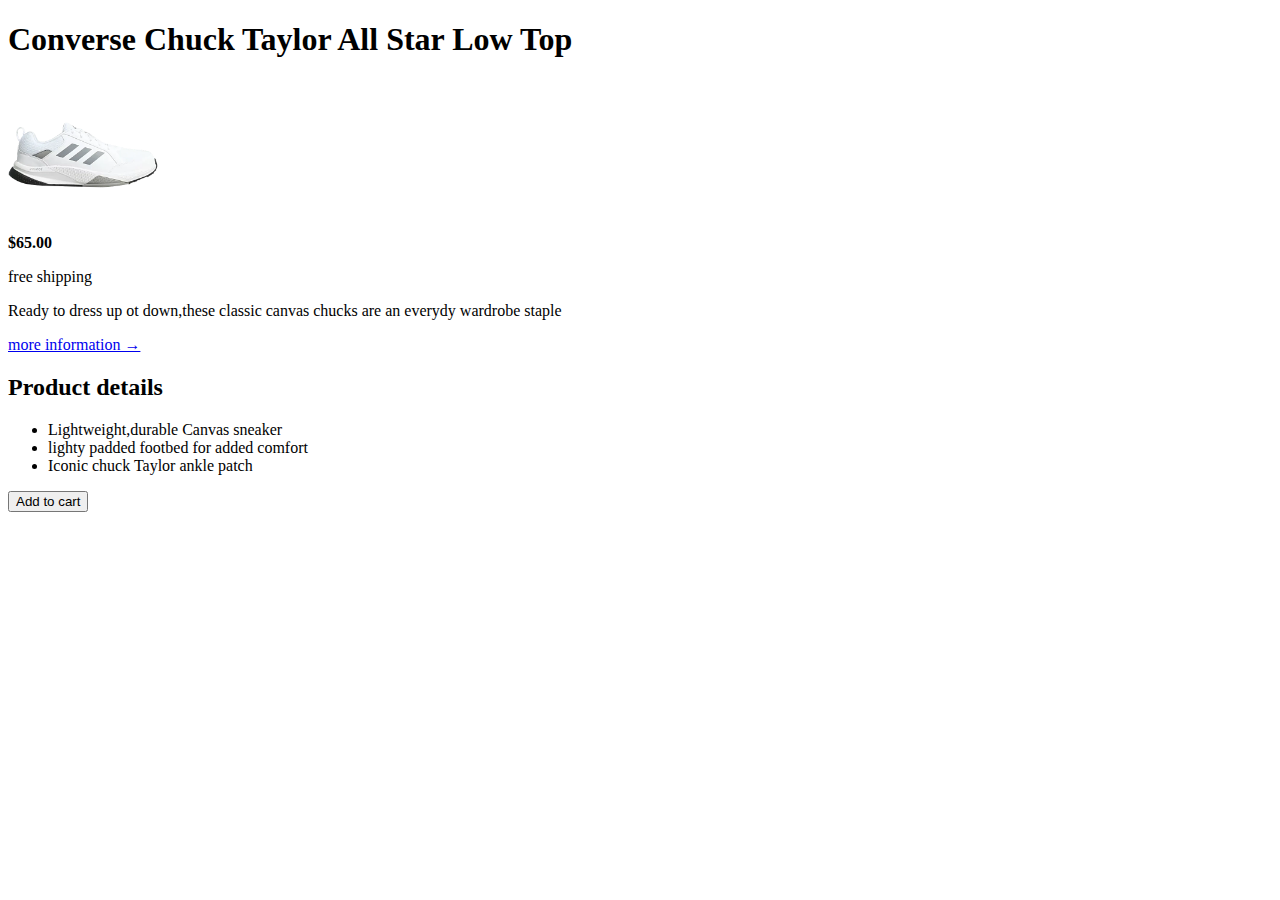
<file: day 1/index.html>
<!DOCTYPE html>
<html lang="en">
  <head>
    <meta charset="UTF-8" />
    <meta name="viewport" content="width=device-width, initial-scale=1.0" />
    <title>chanllenge2</title>
  </head>
  <body>
    <h1>Converse Chuck Taylor All Star Low Top</h1>
    <img src="shoe.webp" alt="shoes" width="150px" height="150px" /><br />
    <strong>$65.00</strong>
    <p>free shipping</p>
    <p>
      Ready to dress up ot down,these classic canvas chucks are an everydy
      wardrobe staple
    </p>
    <a
      href="https://www.google.com/url?sa=i&url=https%3A%2F%2Fwww.bigbasket.com%2Fpd%2F40334905%2Fadidas-torline-10-uk-8%2F&psig=AOvVaw17r714Ts0SnjYAm7LwODgT&ust=1754548383964000&source=images&cd=vfe&opi=89978449&ved=0CBUQjRxqFwoTCNj9wYjJ9Y4DFQAAAAAdAAAAABAE"
      >more information &rarr;</a
    >
    <h2>Product details</h2>
    <ul>
      <li>Lightweight,durable Canvas sneaker</li>
      <li>lighty padded footbed for added comfort</li>
      <li>Iconic chuck Taylor ankle patch</li>
    </ul>
    <button>Add to cart</button>
  </body>
</html>
</file>
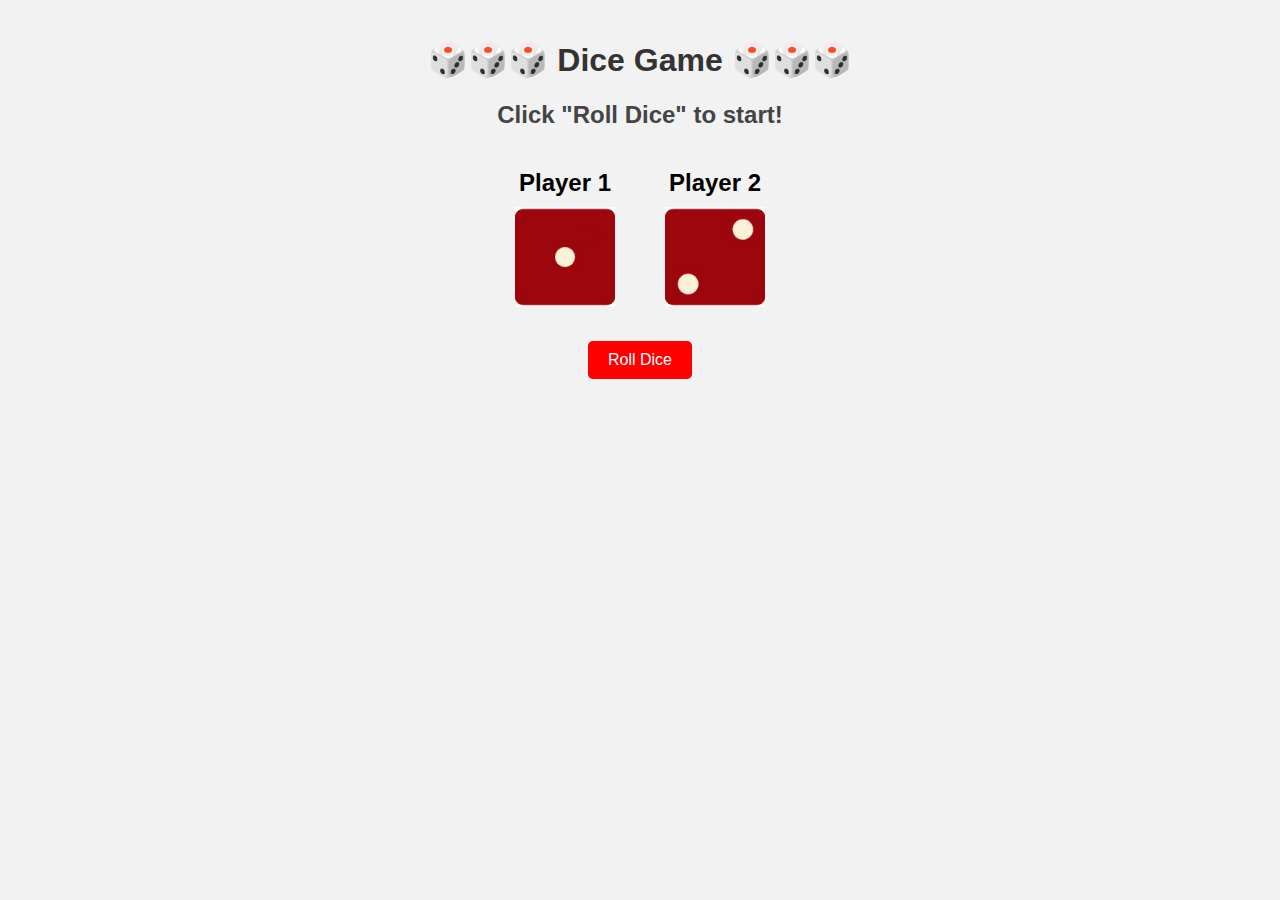
<file: day9/index.html>
<!DOCTYPE html>
<html lang="en">
  <head>
    <meta charset="UTF-8" />
    <meta name="viewport" content="width=device-width, initial-scale=1.0" />
    <title>Dice Game</title>
    <link rel="stylesheet" href="style.css" />
  </head>
  <body>
    <h1>🎲🎲🎲 Dice Game 🎲🎲🎲</h1>
    <h2 id="result">Click "Roll Dice" to start!</h2>

    <div class="dice-container">
      <div class="player">
        <h2>Player 1</h2>
        <img id="dice1" src="/day9/dice1.jpg" alt="Dice 1" />
      </div>
      <div class="player">
        <h2>Player 2</h2>
        <img id="dice2" src="/day9/dice2.jpg" alt="Dice 2" />
      </div>
    </div>

    <div class="button-container">
      <button onclick="rollDice()">Roll Dice</button>
    </div>

    <script src="script.js"></script>
  </body>
</html>
</file>
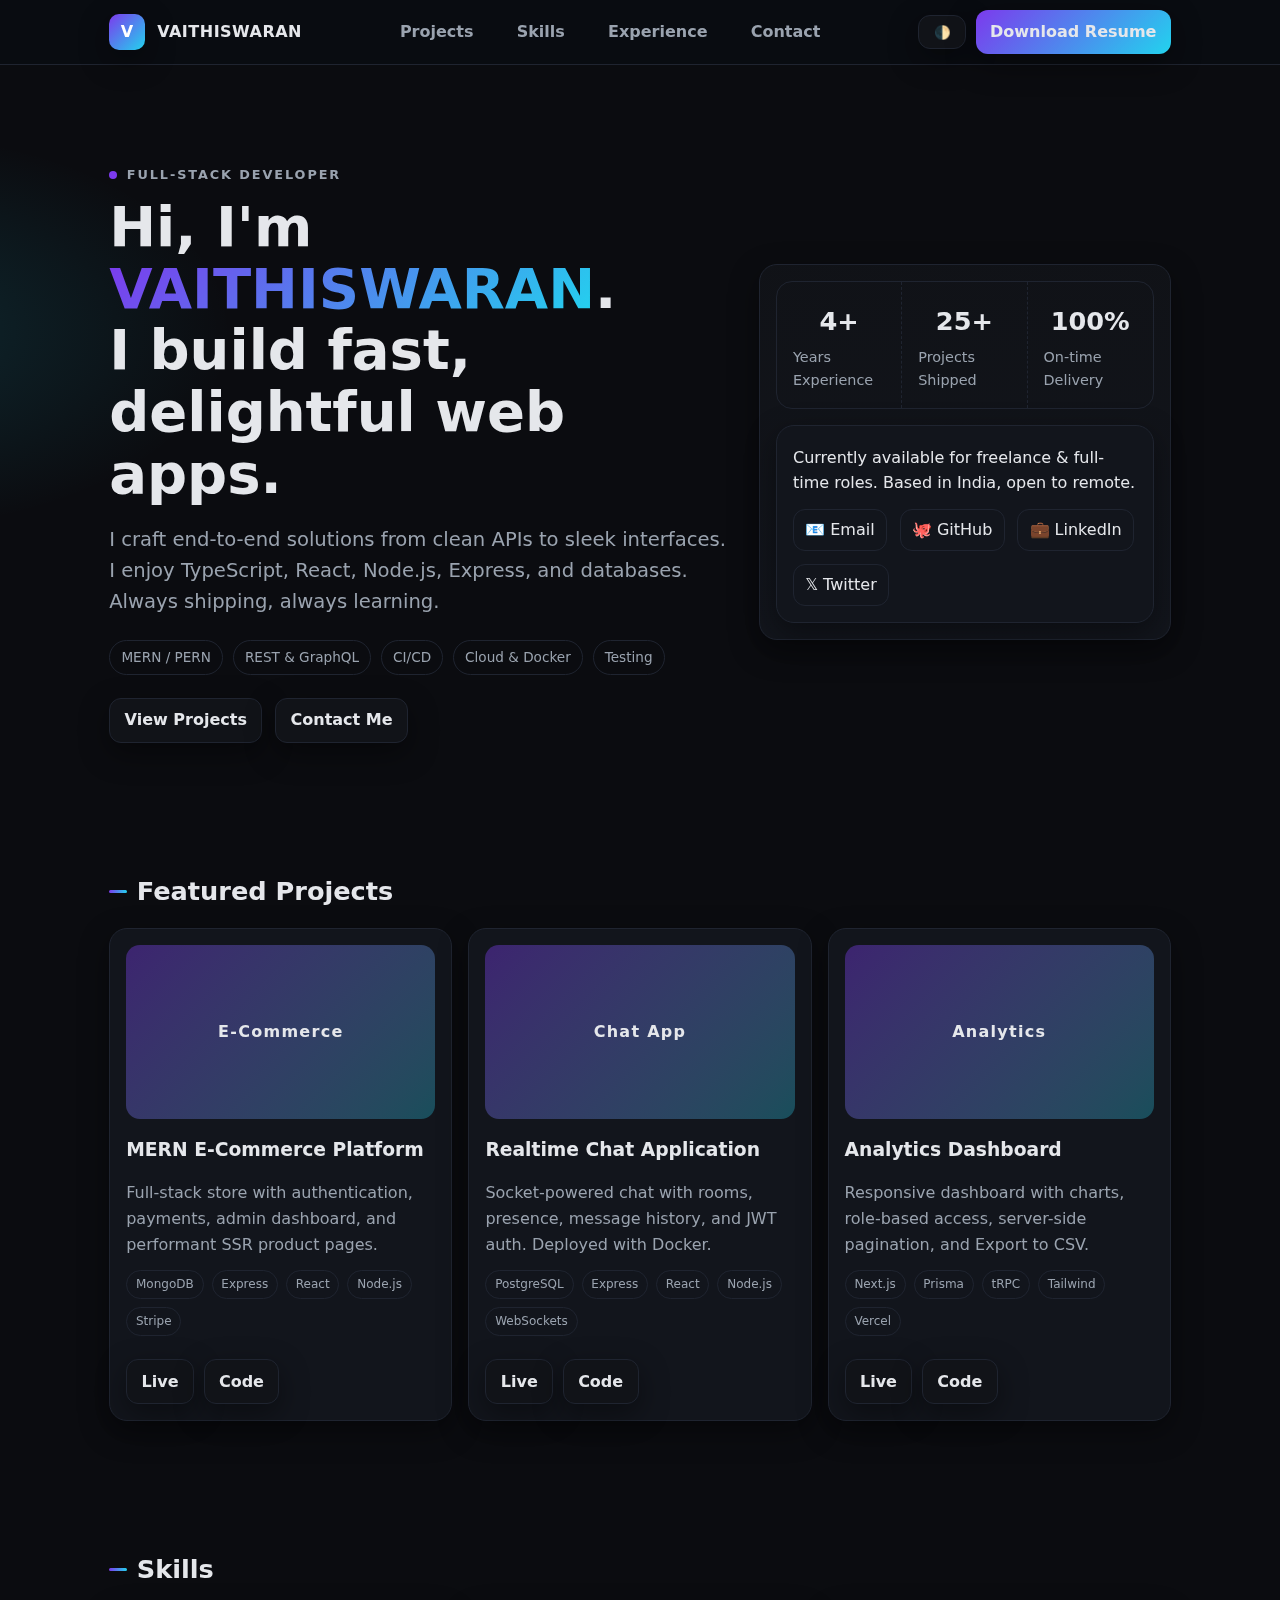
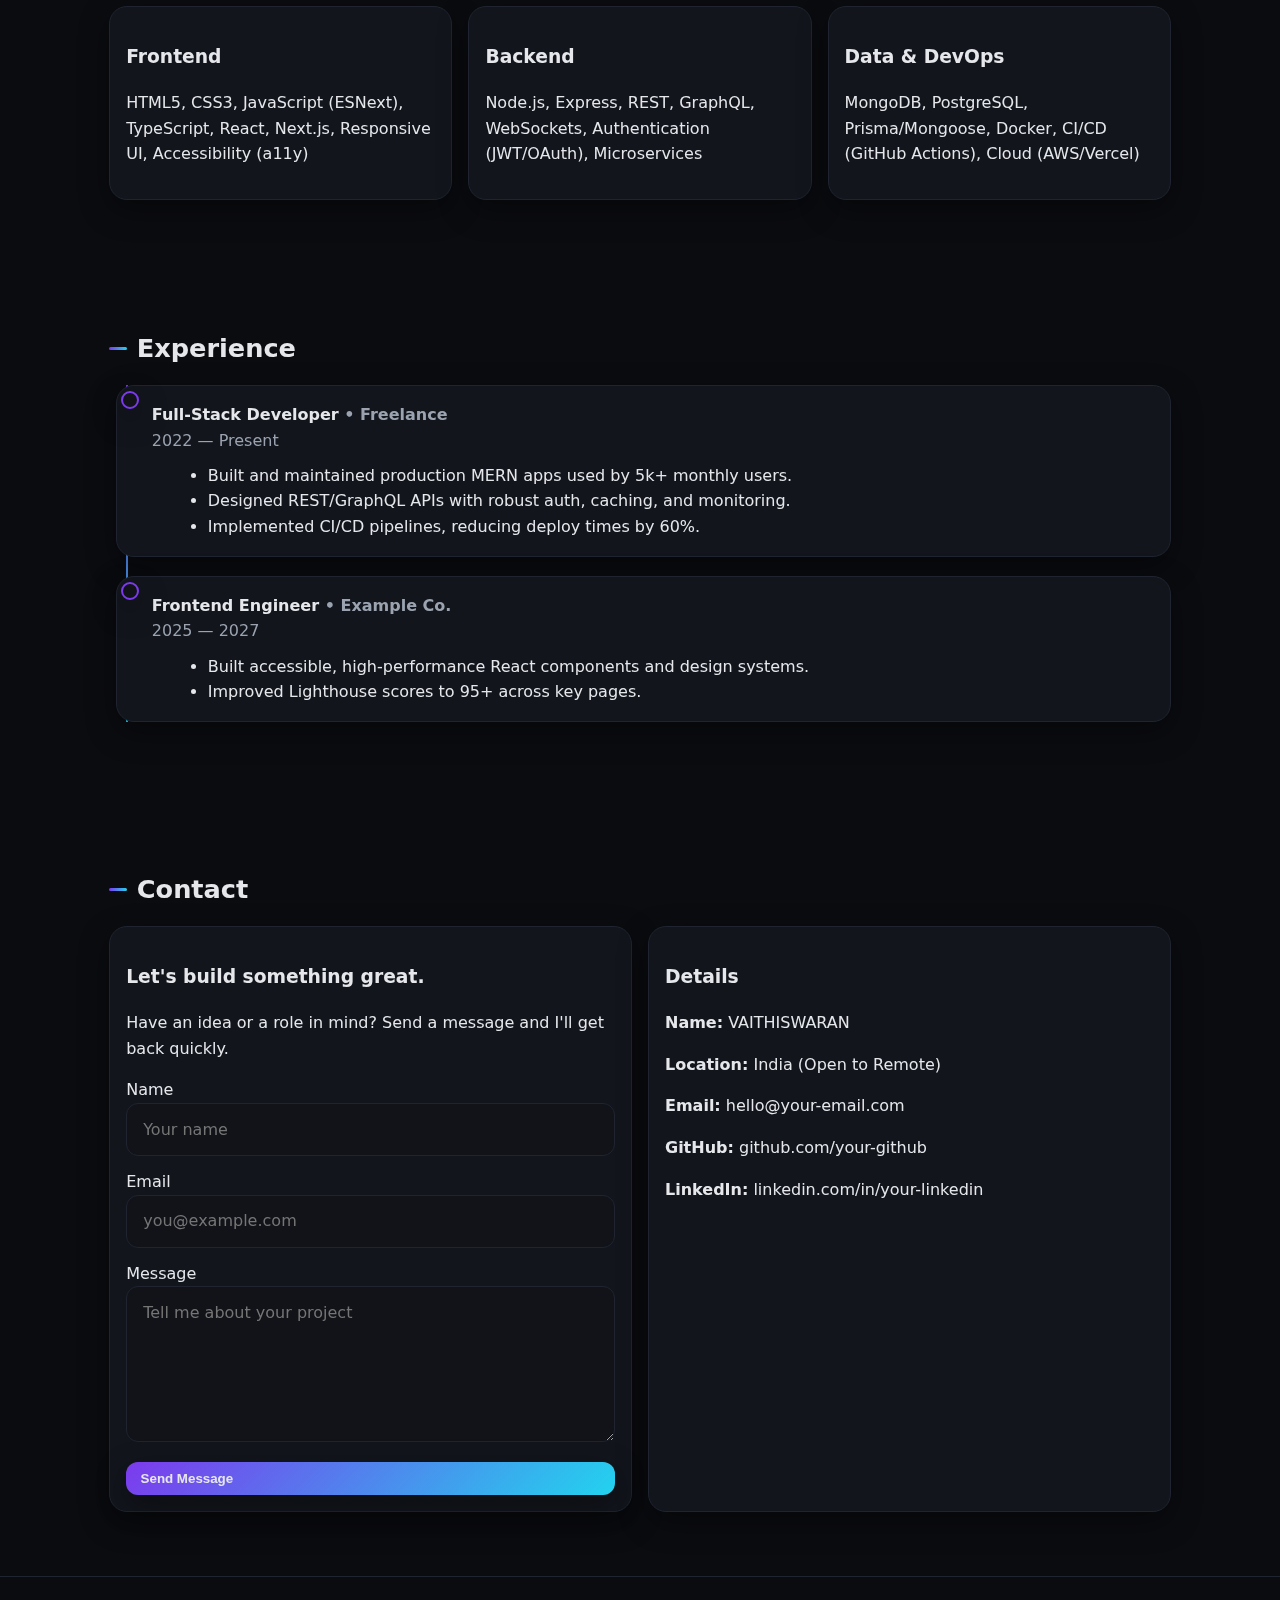
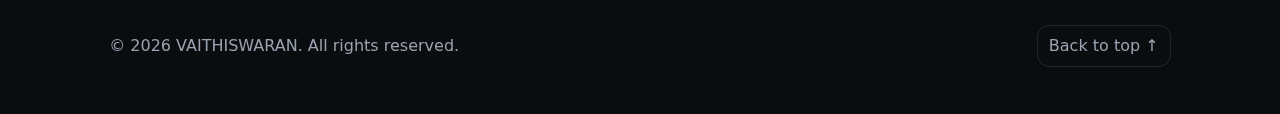
<file: portfolio/index.html>
<!DOCTYPE html>
<html lang="en">
  <head>
    <meta charset="UTF-8" />
    <meta name="viewport" content="width=device-width, initial-scale=1" />
    <title>VAITHISWARAN • Full-Stack Developer</title>
    <meta
      name="description"
      content="Portfolio of VAITHISWARAN — Full-Stack Developer (MERN/Node.js/React). Projects, skills, experience, and contact."
    />
    <link
      rel="icon"
      href="data:image/svg+xml,%3Csvg xmlns='http://www.w3.org/2000/svg' viewBox='0 0 100 100'%3E%3Crect width='100' height='100' rx='20' fill='%23000000'/%3E%3Ctext x='50' y='60' text-anchor='middle' font-size='56' fill='%23ffffff' font-family='Arial, Helvetica, sans-serif'%3EH%3C/text%3E%3C/svg%3E"
    />
    <link rel="stylesheet" href="style.css" />
  </head>
  <body>
    <!-- ===== Top Nav ===== -->
    <header>
      <div class="container nav">
        <a href="#home" class="brand" aria-label="Home">
          <span class="brand-badge">V</span>
          <span>VAITHISWARAN</span>
        </a>
        <nav aria-label="Primary">
          <ul>
            <li><a href="#projects">Projects</a></li>
            <li><a href="#skills">Skills</a></li>
            <li><a href="#experience">Experience</a></li>
            <li><a href="#contact">Contact</a></li>
          </ul>
        </nav>
        <div class="actions">
          <button class="btn" id="themeToggle" aria-label="Toggle theme">
            🌓
          </button>
          <a class="btn btn-primary" href="./resume.pdf" download
            >Download Resume</a
          >
        </div>
      </div>
    </header>

    <!-- ===== Hero ===== -->
    <main id="home" class="hero">
      <div class="container hero-grid">
        <div>
          <span class="eyebrow"
            ><span class="dot"></span> Full-Stack Developer</span
          >
          <h1>
            Hi, I'm <span class="gradient-text">VAITHISWARAN</span>.<br />
            I build fast, delightful web apps.
          </h1>
          <p class="lead">
            I craft end-to-end solutions from clean APIs to sleek interfaces. I
            enjoy TypeScript, React, Node.js, Express, and databases. Always
            shipping, always learning.
          </p>
          <div class="pill-row" aria-label="Key capabilities">
            <span class="pill">MERN / PERN</span>
            <span class="pill">REST & GraphQL</span>
            <span class="pill">CI/CD</span>
            <span class="pill">Cloud & Docker</span>
            <span class="pill">Testing</span>
          </div>
          <div class="cta-row">
            <a class="btn" href="#projects">View Projects</a>
            <a class="btn" href="#contact">Contact Me</a>
          </div>
        </div>
        <div class="hero-card">
          <div class="stats" role="list" aria-label="Quick stats">
            <div class="stat" role="listitem">
              <h3 id="yearsExp">3+</h3>
              <p>Years Experience</p>
            </div>
            <div class="stat" role="listitem">
              <h3>25+</h3>
              <p>Projects Shipped</p>
            </div>
            <div class="stat" role="listitem">
              <h3>100%</h3>
              <p>On-time Delivery</p>
            </div>
          </div>
          <div class="card" style="margin-top: 1rem">
            <p style="margin: 0.2rem 0 0.8rem">
              Currently available for freelance & full-time roles. Based in
              India, open to remote.
            </p>
            <div class="socials">
              <a href="mailto:hello@your-email.com" aria-label="Email"
                >📧 Email</a
              >
              <a
                href="https://github.com/your-github"
                target="_blank"
                rel="noopener"
                aria-label="GitHub"
                >🐙 GitHub</a
              >
              <a
                href="https://www.linkedin.com/in/your-linkedin"
                target="_blank"
                rel="noopener"
                aria-label="LinkedIn"
                >💼 LinkedIn</a
              >
              <a
                href="https://x.com/your-handle"
                target="_blank"
                rel="noopener"
                aria-label="X/Twitter"
                >𝕏 Twitter</a
              >
            </div>
          </div>
        </div>
      </div>
    </main>

    <!-- ===== Projects ===== -->
    <section id="projects">
      <div class="container">
        <h2 class="section-title">
          <span class="bar"></span> Featured Projects
        </h2>
        <div class="grid grid-3">
          <!-- Project 1 -->
          <article class="project card">
            <div class="thumb" aria-hidden="true">E-Commerce</div>
            <h3>MERN E-Commerce Platform</h3>
            <p>
              Full-stack store with authentication, payments, admin dashboard,
              and performant SSR product pages.
            </p>
            <div class="tags">
              <span class="tag">MongoDB</span>
              <span class="tag">Express</span>
              <span class="tag">React</span>
              <span class="tag">Node.js</span>
              <span class="tag">Stripe</span>
            </div>
            <div class="link-row">
              <a class="btn" href="#" aria-label="Live demo of MERN E-Commerce"
                >Live</a
              >
              <a
                class="btn"
                href="#"
                aria-label="Source code of MERN E-Commerce"
                >Code</a
              >
            </div>
          </article>
          <!-- Project 2 -->
          <article class="project card">
            <div class="thumb" aria-hidden="true">Chat App</div>
            <h3>Realtime Chat Application</h3>
            <p>
              Socket-powered chat with rooms, presence, message history, and JWT
              auth. Deployed with Docker.
            </p>
            <div class="tags">
              <span class="tag">PostgreSQL</span>
              <span class="tag">Express</span>
              <span class="tag">React</span>
              <span class="tag">Node.js</span>
              <span class="tag">WebSockets</span>
            </div>
            <div class="link-row">
              <a class="btn" href="#">Live</a>
              <a class="btn" href="#">Code</a>
            </div>
          </article>
          <!-- Project 3 -->
          <article class="project card">
            <div class="thumb" aria-hidden="true">Analytics</div>
            <h3>Analytics Dashboard</h3>
            <p>
              Responsive dashboard with charts, role-based access, server-side
              pagination, and Export to CSV.
            </p>
            <div class="tags">
              <span class="tag">Next.js</span>
              <span class="tag">Prisma</span>
              <span class="tag">tRPC</span>
              <span class="tag">Tailwind</span>
              <span class="tag">Vercel</span>
            </div>
            <div class="link-row">
              <a class="btn" href="#">Live</a>
              <a class="btn" href="#">Code</a>
            </div>
          </article>
        </div>
      </div>
    </section>

    <!-- ===== Skills ===== -->
    <section id="skills">
      <div class="container">
        <h2 class="section-title"><span class="bar"></span> Skills</h2>
        <div class="grid grid-3">
          <div class="card">
            <h3>Frontend</h3>
            <p>
              HTML5, CSS3, JavaScript (ESNext), TypeScript, React, Next.js,
              Responsive UI, Accessibility (a11y)
            </p>
          </div>
          <div class="card">
            <h3>Backend</h3>
            <p>
              Node.js, Express, REST, GraphQL, WebSockets, Authentication
              (JWT/OAuth), Microservices
            </p>
          </div>
          <div class="card">
            <h3>Data & DevOps</h3>
            <p>
              MongoDB, PostgreSQL, Prisma/Mongoose, Docker, CI/CD (GitHub
              Actions), Cloud (AWS/Vercel)
            </p>
          </div>
        </div>
      </div>
    </section>

    <!-- ===== Experience ===== -->
    <section id="experience">
      <div class="container">
        <h2 class="section-title"><span class="bar"></span> Experience</h2>
        <div class="timeline">
          <div class="t-item card">
            <div class="t-role">
              Full-Stack Developer <span class="t-org">• Freelance</span>
            </div>
            <div class="t-dates muted">2022 — Present</div>
            <ul class="bullets">
              <li>
                Built and maintained production MERN apps used by 5k+ monthly
                users.
              </li>
              <li>
                Designed REST/GraphQL APIs with robust auth, caching, and
                monitoring.
              </li>
              <li>
                Implemented CI/CD pipelines, reducing deploy times by 60%.
              </li>
            </ul>
          </div>
          <div class="t-item card">
            <div class="t-role">
              Frontend Engineer <span class="t-org">• Example Co.</span>
            </div>
            <div class="t-dates muted">2025 — 2027</div>
            <ul class="bullets">
              <li>
                Built accessible, high-performance React components and design
                systems.
              </li>
              <li>Improved Lighthouse scores to 95+ across key pages.</li>
            </ul>
          </div>
        </div>
      </div>
    </section>

    <!-- ===== Contact ===== -->
    <section id="contact">
      <div class="container">
        <h2 class="section-title"><span class="bar"></span> Contact</h2>
        <div class="grid grid-2">
          <div class="card">
            <h3>Let's build something great.</h3>
            <p>
              Have an idea or a role in mind? Send a message and I'll get back
              quickly.
            </p>
            <form onsubmit="handleSubmit(event)">
              <label>
                <span>Name</span>
                <input
                  type="text"
                  name="name"
                  placeholder="Your name"
                  required
                />
              </label>
              <label>
                <span>Email</span>
                <input
                  type="email"
                  name="email"
                  placeholder="you@example.com"
                  required
                />
              </label>
              <label>
                <span>Message</span>
                <textarea
                  name="message"
                  rows="5"
                  placeholder="Tell me about your project"
                  required
                ></textarea>
              </label>
              <button class="btn btn-primary" type="submit">
                Send Message
              </button>
            </form>
          </div>
          <div class="card">
            <h3>Details</h3>
            <p><strong>Name:</strong> VAITHISWARAN</p>
            <p><strong>Location:</strong> India (Open to Remote)</p>
            <p>
              <strong>Email:</strong>
              <a href="mailto:hello@your-email.com">hello@your-email.com</a>
            </p>
            <p>
              <strong>GitHub:</strong>
              <a
                href="https://github.com/your-github"
                target="_blank"
                rel="noopener"
                >github.com/your-github</a
              >
            </p>
            <p>
              <strong>LinkedIn:</strong>
              <a
                href="https://www.linkedin.com/in/your-linkedin"
                target="_blank"
                rel="noopener"
                >linkedin.com/in/your-linkedin</a
              >
            </p>
          </div>
        </div>
      </div>
    </section>

    <footer>
      <div class="container footer-wrap">
        <p>© <span id="year"></span> VAITHISWARAN. All rights reserved.</p>
        <div class="socials">
          <a href="#home">Back to top ↑</a>
        </div>
      </div>
    </footer>

    <script>
      // Theme toggle with local storage
      const themeToggle = document.getElementById("themeToggle");
      const saved = localStorage.getItem("theme");
      if (saved === "light") document.body.classList.add("light");
      themeToggle.addEventListener("click", () => {
        document.body.classList.toggle("light");
        localStorage.setItem(
          "theme",
          document.body.classList.contains("light") ? "light" : "dark"
        );
      });

      // Dynamic year
      document.getElementById("year").textContent = new Date().getFullYear();

      // Demo form handler (no backend)
      function handleSubmit(e) {
        e.preventDefault();
        const data = Object.fromEntries(new FormData(e.target).entries());
        alert(`Thanks, ${data.name}! I'll get back to you at ${data.email}.`);
        e.target.reset();
      }

      // Optional: compute years of experience based on start year
      const startYear = 2022; // update if needed
      const years = new Date().getFullYear() - startYear;
      const yearsExp = document.getElementById("yearsExp");
      if (yearsExp) yearsExp.textContent = years + "+";
    </script>
  </body>
</html>
</file>
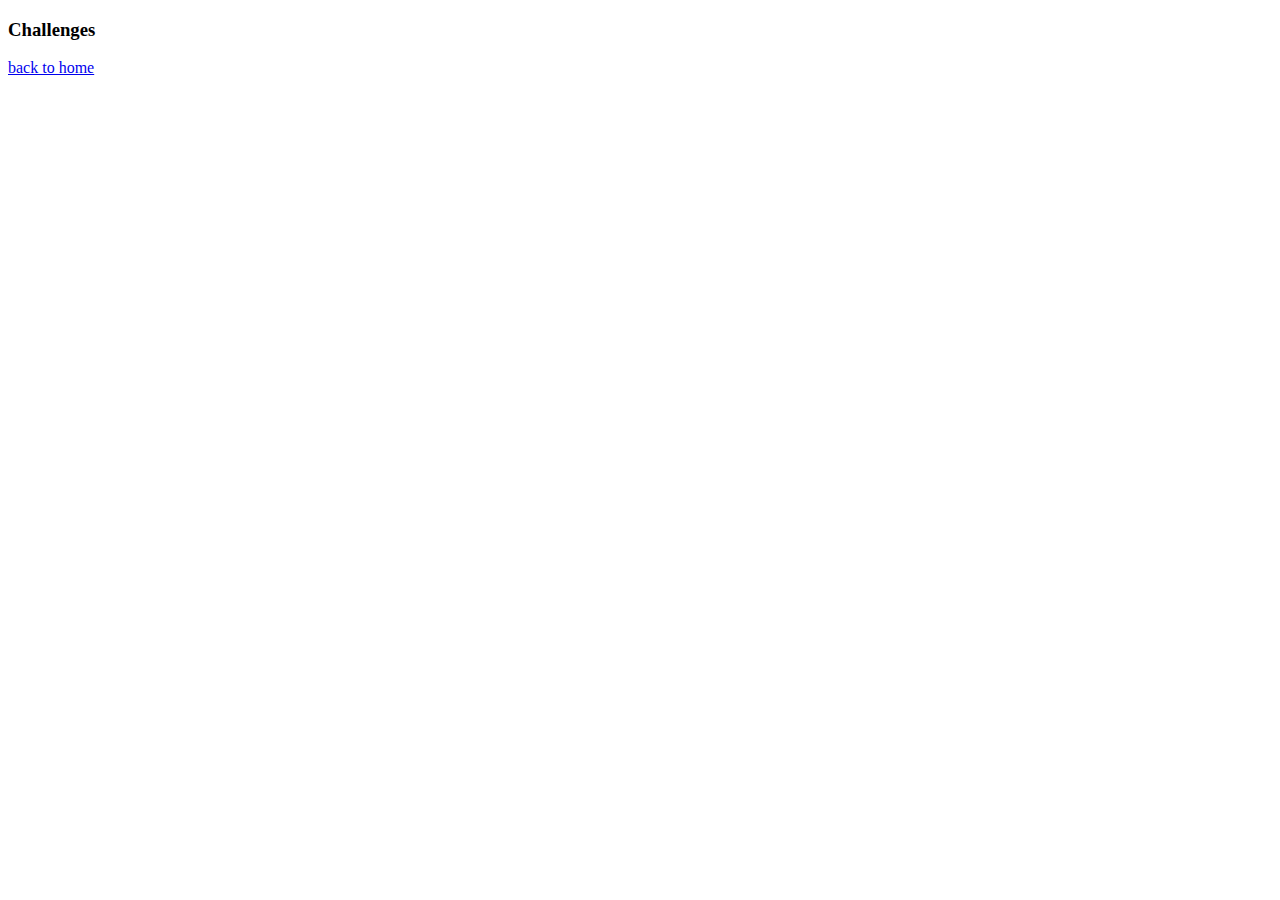
<file: day5/challenge2.html>
<!DOCTYPE html>
<html lang="en">
  <head>
    <meta charset="UTF-8" />
    <meta name="viewport" content="width=device-width, initial-scale=1.0" />
    <title>Document</title>
  </head>
  <body>
    <h3>Challenges</h3>
    <a href="index.html">back to home</a>
  </body>
</html>
</file>
<file: day9/style.css>
body {
  text-align: center;
  font-family: Arial, sans-serif;
  background-color: #f2f2f2;
  margin: 0;
  padding: 20px;
}

h1 {
  color: #333;
}

.dice-container {
  display: flex;
  justify-content: center;
  gap: 50px;
  margin-top: 20px;
}

.player h2 {
  margin-bottom: 10px;
}

.player img {
  width: 100px;
  height: 100px;
}

#result {
  margin-top: 10px;
  color: #444;
}

.button-container {
  margin-top: 30px;
}

button {
  padding: 10px 20px;
  font-size: 16px;
  cursor: pointer;
  border: none;
  background-color: red;
  color: white;
  border-radius: 5px;
}

button:hover {
  background-color: black;
}
</file>
<file: portfolio/style.css>
/* ===== Base & Theme ===== */
:root {
  --bg: #0b0c10;
  --surface: #111318;
  --text: #e5e7eb;
  --muted: #9aa3af;
  --brand: #7c3aed;
  --brand-2: #22d3ee;
  --ring: rgba(124, 58, 237, 0.4);
  --card: #12151c;
  --border: #1f2430;
  --shadow: 0 10px 30px rgba(0, 0, 0, 0.4);
  --radius: 18px;
}
.light {
  --bg: #f8fafc;
  --surface: #ffffff;
  --text: #0b1220;
  --muted: #475569;
  --brand: #7c3aed;
  --brand-2: #0891b2;
  --ring: rgba(124, 58, 237, 0.25);
  --card: #ffffff;
  --border: #e5e7eb;
  --shadow: 0 10px 30px rgba(2, 6, 23, 0.08);
}

* {
  box-sizing: border-box;
}
html {
  scroll-behavior: smooth;
}
body {
  margin: 0;
  font-family: Inter, system-ui, -apple-system, Segoe UI, Roboto, Arial,
    "Noto Sans", "Apple Color Emoji", "Segoe UI Emoji";
  background: radial-gradient(
      1200px 600px at 85% -10%,
      rgba(124, 58, 237, 0.18),
      transparent 40%
    ),
    radial-gradient(
      900px 500px at -10% 10%,
      rgba(34, 211, 238, 0.14),
      transparent 40%
    ),
    var(--bg);
  color: var(--text);
  line-height: 1.6;
}
a {
  color: inherit;
  text-decoration: none;
}
img {
  max-width: 100%;
  display: block;
}
.container {
  max-width: 1100px;
  margin: 0 auto;
  padding: 0 1.2rem;
}
.muted {
  color: var(--muted);
}
.gradient-text {
  background: linear-gradient(135deg, var(--brand), var(--brand-2));
  -webkit-background-clip: text;
  background-clip: text;
  color: transparent;
}

/* ===== Navigation ===== */
header {
  position: sticky;
  top: 0;
  z-index: 50;
  backdrop-filter: saturate(160%) blur(10px);
  background: color-mix(in hsl, var(--bg), transparent 70%);
  border-bottom: 1px solid var(--border);
}
.nav {
  display: flex;
  align-items: center;
  justify-content: space-between;
  height: 64px;
}
.brand {
  display: flex;
  align-items: center;
  gap: 0.75rem;
  font-weight: 800;
  letter-spacing: 0.5px;
}
.brand-badge {
  display: grid;
  place-items: center;
  width: 36px;
  height: 36px;
  border-radius: 10px;
  background: linear-gradient(135deg, var(--brand), var(--brand-2));
  color: #fff;
  box-shadow: var(--shadow);
}
nav ul {
  display: flex;
  gap: 1.2rem;
  list-style: none;
  margin: 0;
  padding: 0;
}
nav a {
  padding: 0.5rem 0.75rem;
  border-radius: 12px;
  font-weight: 600;
  color: var(--muted);
}
nav a:hover,
nav a:focus {
  outline: none;
  color: var(--text);
  background: color-mix(in hsl, var(--surface), transparent 40%);
}
.actions {
  display: flex;
  align-items: center;
  gap: 0.6rem;
}
.btn {
  display: inline-flex;
  align-items: center;
  gap: 0.5rem;
  border: 1px solid var(--border);
  background: var(--surface);
  padding: 0.55rem 0.9rem;
  border-radius: 12px;
  cursor: pointer;
  color: var(--text);
  font-weight: 600;
  box-shadow: var(--shadow);
}
.btn-primary {
  background: linear-gradient(135deg, var(--brand), var(--brand-2));
  border: 0;
}
.btn:hover {
  transform: translateY(-1px);
}

/* ===== Hero ===== */
.hero {
  padding: 6rem 0 4rem;
  position: relative;
}
.hero-grid {
  display: grid;
  gap: 2rem;
  grid-template-columns: 1.2fr 0.8fr;
  align-items: center;
}
.eyebrow {
  display: inline-flex;
  align-items: center;
  gap: 0.6rem;
  font-weight: 700;
  color: var(--muted);
  letter-spacing: 0.15em;
  text-transform: uppercase;
  font-size: 0.8rem;
}
.eyebrow .dot {
  width: 8px;
  height: 8px;
  border-radius: 50%;
  background: var(--brand);
}
h1 {
  font-size: clamp(2rem, 4.8vw, 3.5rem);
  line-height: 1.1;
  margin: 0.6rem 0 1rem;
}
.lead {
  font-size: clamp(1rem, 2.2vw, 1.225rem);
  color: var(--muted);
  max-width: 60ch;
}
.pill-row {
  display: flex;
  gap: 0.6rem;
  flex-wrap: wrap;
  margin-top: 1.4rem;
}
.pill {
  padding: 0.35rem 0.7rem;
  border: 1px solid var(--border);
  border-radius: 999px;
  font-size: 0.85rem;
  color: var(--muted);
}
.cta-row {
  margin-top: 1.4rem;
  display: flex;
  gap: 0.8rem;
  flex-wrap: wrap;
}
.hero-card {
  background: linear-gradient(
    180deg,
    color-mix(in hsl, var(--surface), transparent 10%),
    var(--card)
  );
  border: 1px solid var(--border);
  border-radius: var(--radius);
  padding: 1rem;
  box-shadow: var(--shadow);
}
.stat {
  display: flex;
  flex-direction: column;
  align-items: center;
  padding: 1rem;
  border-right: 1px dashed var(--border);
}
.stats {
  display: grid;
  grid-template-columns: repeat(3, 1fr);
  border: 1px solid var(--border);
  border-radius: 16px;
  overflow: hidden;
}
.stat:last-child {
  border-right: 0;
}
.stat h3 {
  margin: 0.2rem 0;
  font-size: 1.6rem;
}
.stat p {
  margin: 0;
  color: var(--muted);
  font-size: 0.9rem;
}

/* ===== Sections ===== */
section {
  padding: 4rem 0;
}
.section-title {
  font-size: 1.6rem;
  margin: 0 0 1rem;
  display: flex;
  align-items: center;
  gap: 0.6rem;
}
.section-title .bar {
  width: 18px;
  height: 3px;
  background: linear-gradient(90deg, var(--brand), var(--brand-2));
  border-radius: 999px;
}
.card {
  background: var(--card);
  border: 1px solid var(--border);
  border-radius: var(--radius);
  padding: 1rem;
  box-shadow: var(--shadow);
}

/* ===== Grid layouts ===== */
.grid {
  display: grid;
  gap: 1rem;
}
.grid-3 {
  grid-template-columns: repeat(3, 1fr);
}
.grid-2 {
  grid-template-columns: repeat(2, 1fr);
}

/* ===== Project cards ===== */
.project {
  display: flex;
  flex-direction: column;
  gap: 0.8rem;
}
.project .thumb {
  border-radius: 14px;
  aspect-ratio: 16/9;
  background: linear-gradient(
    135deg,
    color-mix(in hsl, var(--brand), transparent 60%),
    color-mix(in hsl, var(--brand-2), transparent 70%)
  );
  display: grid;
  place-items: center;
  font-weight: 800;
  letter-spacing: 0.08em;
}
.project h3 {
  margin: 0.2rem 0;
}
.project p {
  margin: 0;
  color: var(--muted);
}
.tags {
  display: flex;
  gap: 0.5rem;
  flex-wrap: wrap;
}
.tag {
  font-size: 0.75rem;
  border: 1px solid var(--border);
  border-radius: 999px;
  padding: 0.25rem 0.55rem;
  color: var(--muted);
}
.link-row {
  display: flex;
  gap: 0.6rem;
  margin-top: 0.6rem;
}

/* ===== Timeline ===== */
.timeline {
  position: relative;
  margin-left: 0.4rem;
}
.timeline:before {
  content: "";
  position: absolute;
  left: 10px;
  top: 0;
  bottom: 0;
  width: 2px;
  background: linear-gradient(var(--brand), var(--brand-2));
}
.t-item {
  position: relative;
  padding-left: 2.2rem;
  margin-bottom: 1.2rem;
}
.t-item:before {
  content: "";
  position: absolute;
  left: 4px;
  top: 0.3rem;
  width: 14px;
  height: 14px;
  border-radius: 50%;
  background: var(--surface);
  border: 2px solid var(--brand);
  box-shadow: var(--shadow);
}
.t-role {
  font-weight: 700;
}
.t-org {
  color: var(--muted);
}
.bullets {
  margin: 0.6rem 0 0 1rem;
}

/* ===== Contact ===== */
form {
  display: grid;
  gap: 0.8rem;
}
input,
textarea {
  width: 100%;
  padding: 0.8rem 1rem;
  border-radius: 12px;
  border: 1px solid var(--border);
  background: var(--surface);
  color: var(--text);
  font: inherit;
}
input:focus,
textarea:focus {
  outline: 2px solid var(--ring);
  border-color: transparent;
}

/* ===== Footer ===== */
footer {
  padding: 2.5rem 0;
  border-top: 1px solid var(--border);
  color: var(--muted);
}
.footer-wrap {
  display: flex;
  justify-content: space-between;
  gap: 1rem;
  align-items: center;
  flex-wrap: wrap;
}
.socials {
  display: flex;
  gap: 0.8rem;
  flex-wrap: wrap;
}
.socials a {
  border: 1px solid var(--border);
  padding: 0.45rem 0.7rem;
  border-radius: 12px;
}

/* ===== Responsive ===== */
@media (max-width: 900px) {
  .hero-grid {
    grid-template-columns: 1fr;
  }
  .grid-3 {
    grid-template-columns: 1fr 1fr;
  }
  .grid-2 {
    grid-template-columns: 1fr;
  }
}
@media (max-width: 600px) {
  nav ul {
    display: none;
  }
  .stats {
    grid-template-columns: 1fr;
  }
  .stat {
    border-right: 0;
    border-bottom: 1px dashed var(--border);
  }
  .stat:last-child {
    border-bottom: 0;
  }
}
</file>
